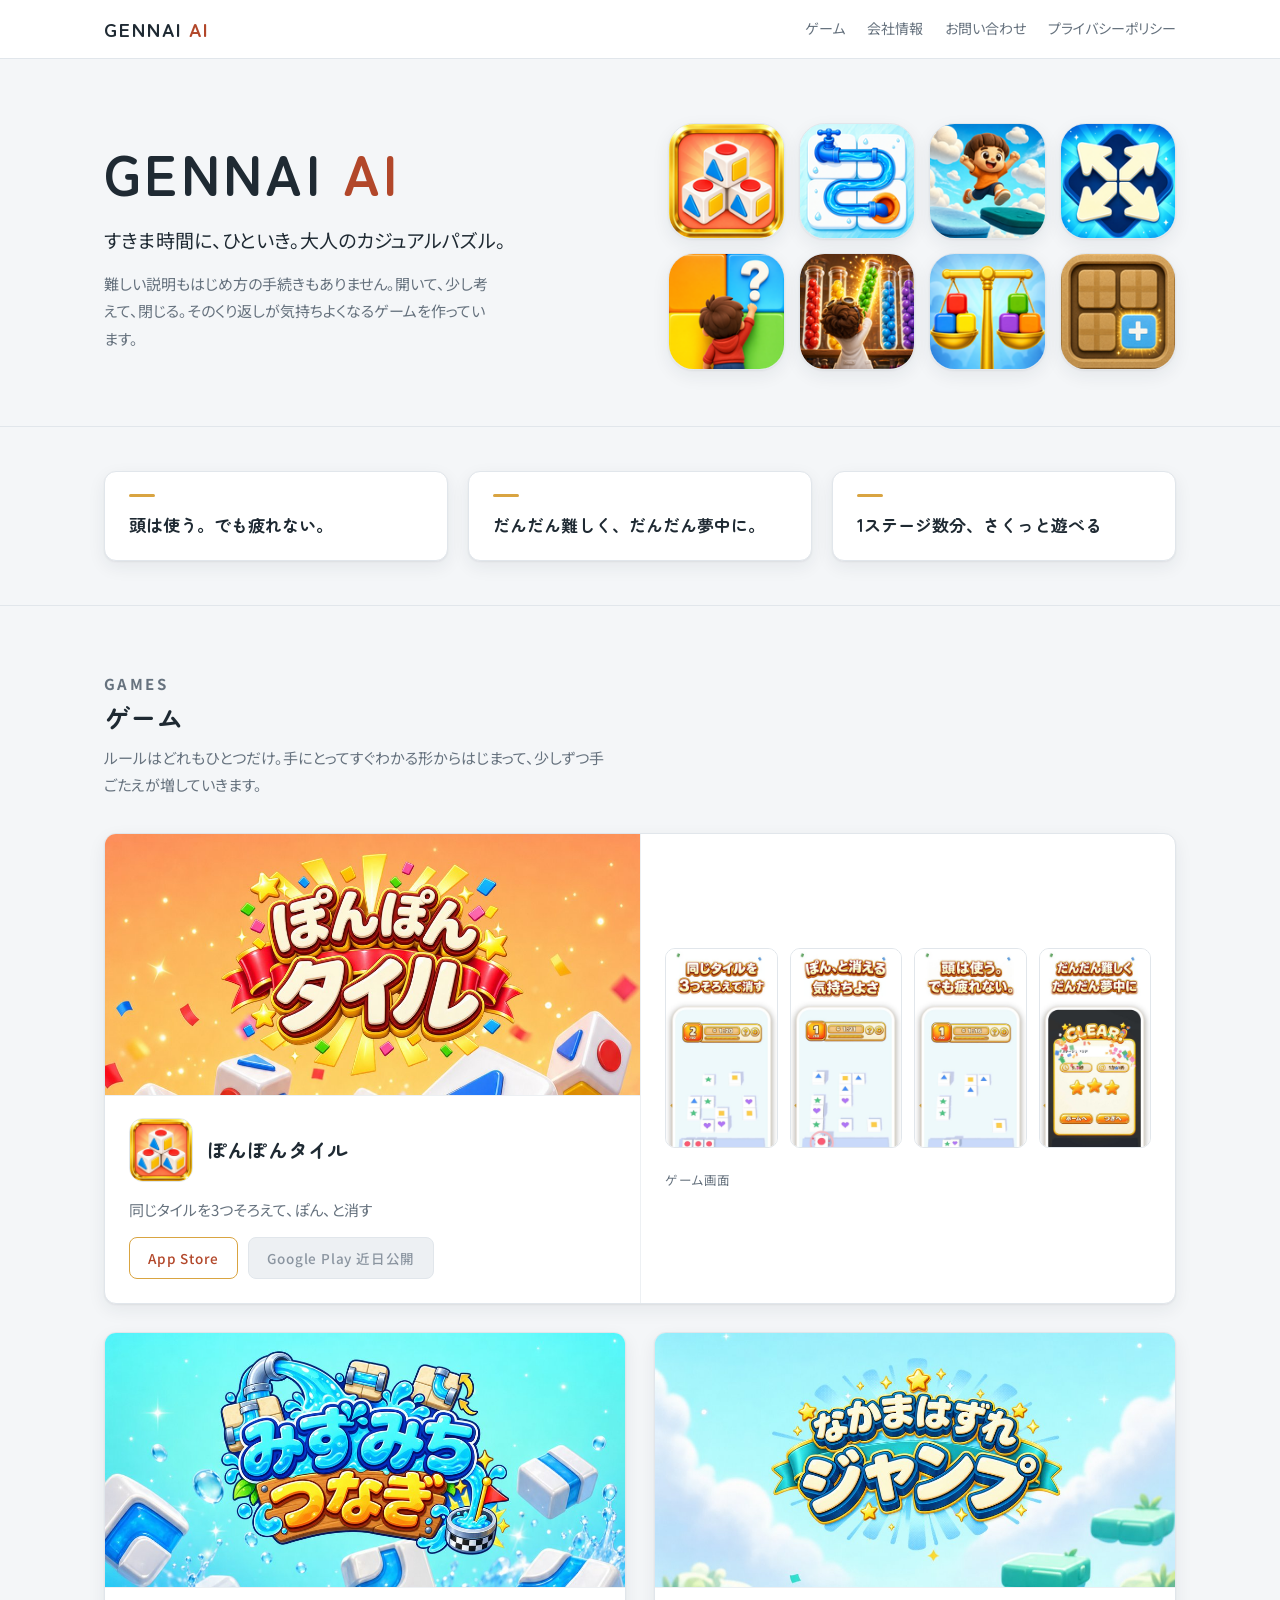
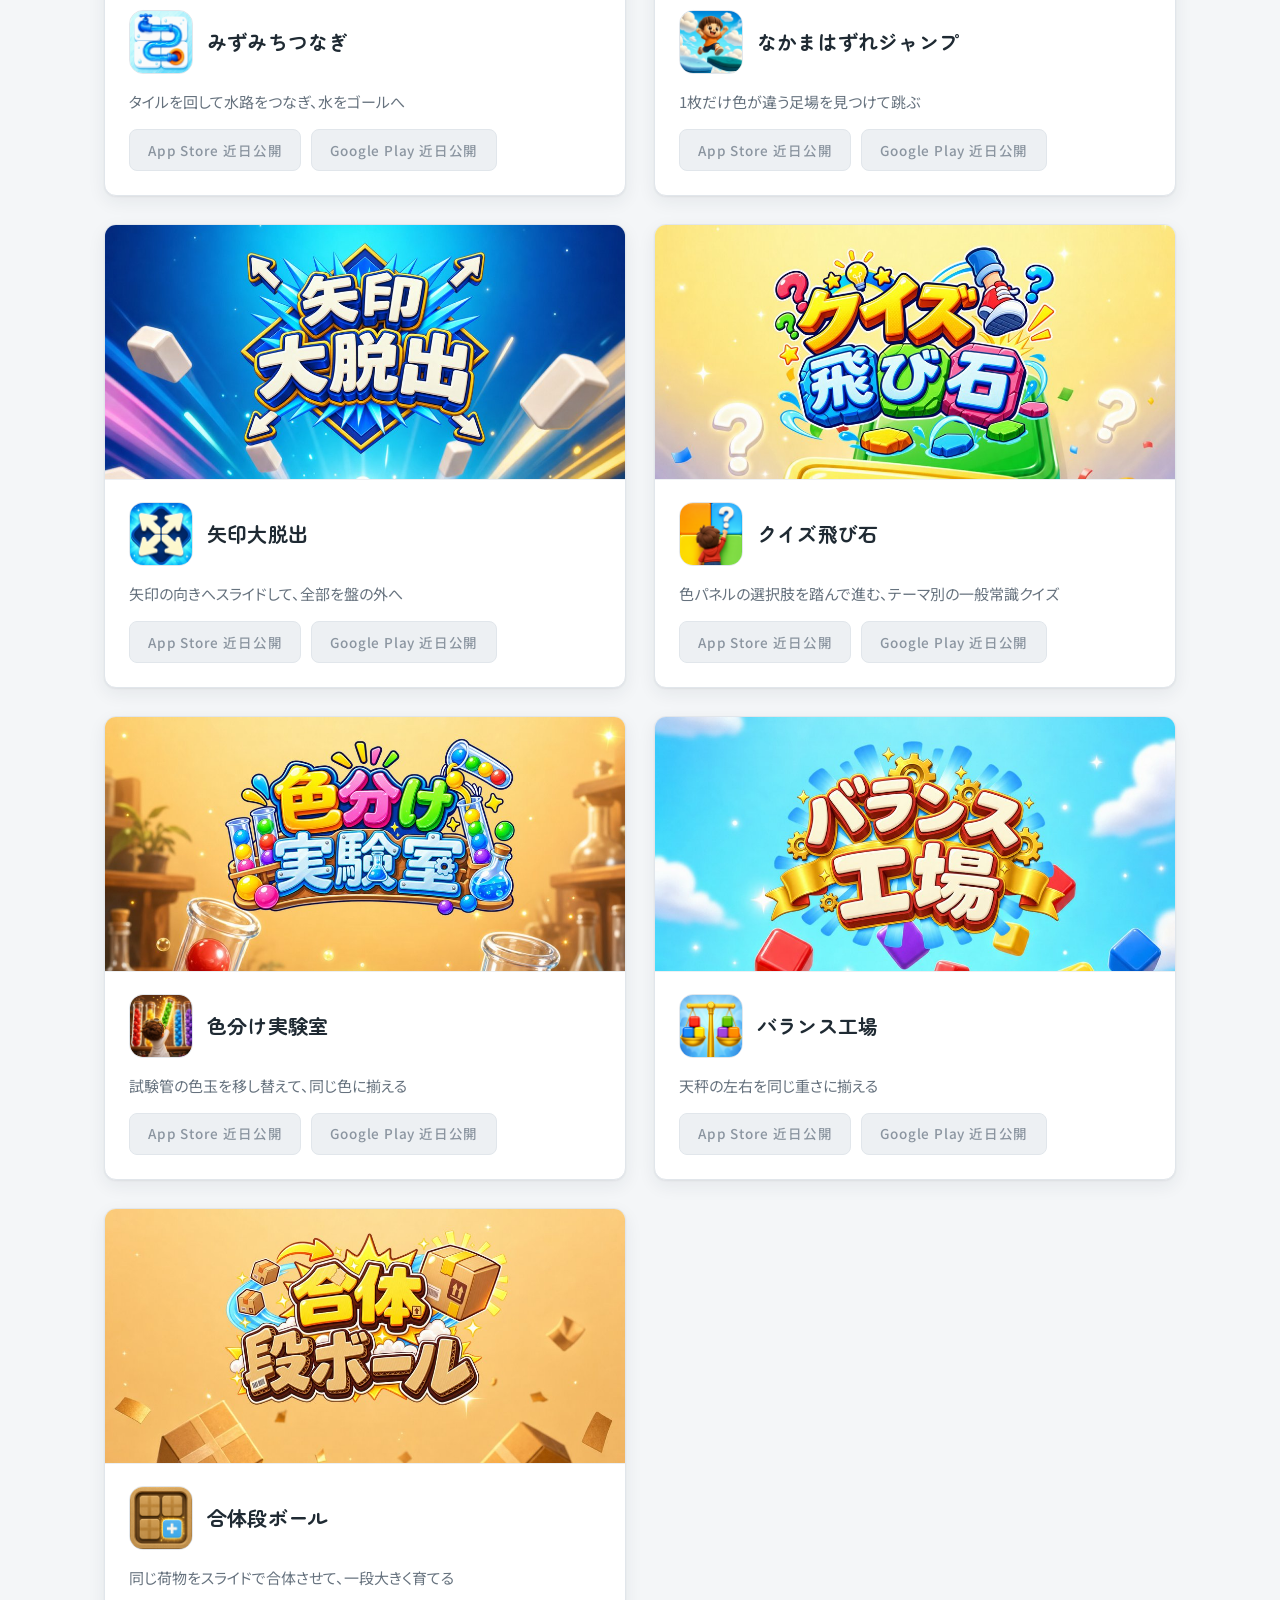
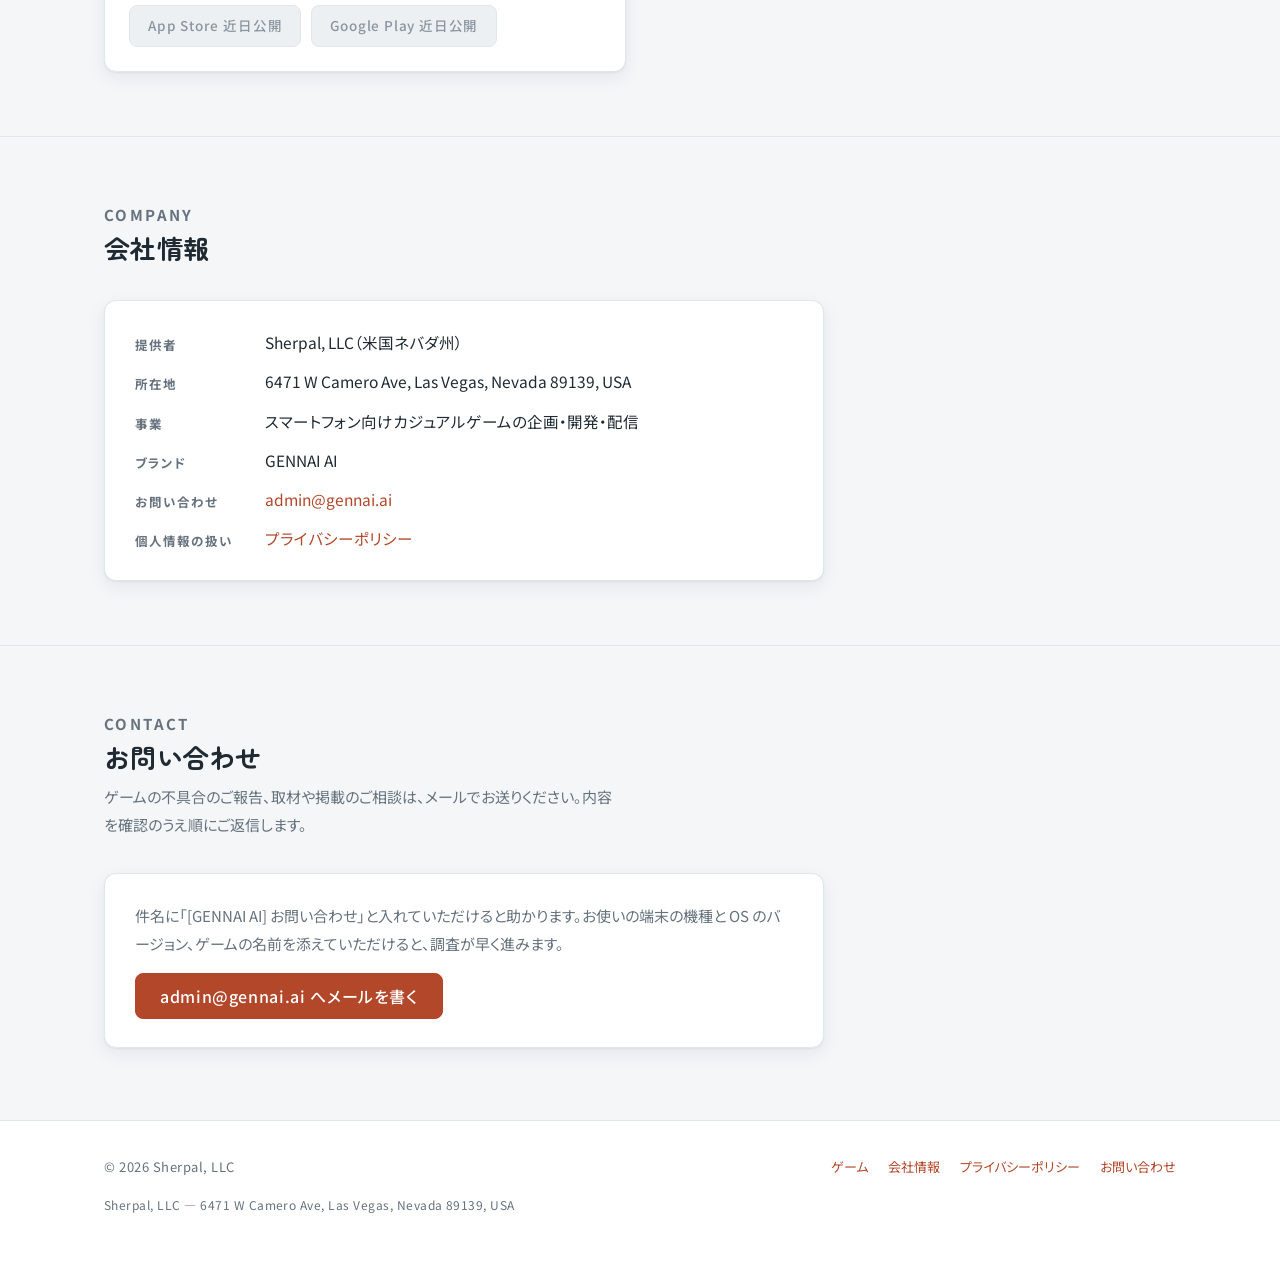
<file: index.html>
<!DOCTYPE html>
<html lang="ja">
<head>
<meta charset="utf-8">
<meta name="viewport" content="width=device-width, initial-scale=1">
<title>GENNAI AI</title>
<meta name="description" content="GENNAI AI は、すきま時間にひといきつける大人のカジュアルパズルを作っています。">
<meta property="og:type" content="website">
<meta property="og:site_name" content="GENNAI AI">
<meta property="og:title" content="GENNAI AI">
<meta property="og:description" content="すきま時間に、ひといき。大人のカジュアルパズルを 8 本。">
<meta property="og:image" content="assets/img/feature/ponpon-tile.jpg">
<meta name="twitter:card" content="summary_large_image">
<link rel="preconnect" href="https://fonts.googleapis.com">
<link rel="preconnect" href="https://fonts.gstatic.com" crossorigin>
<link href="https://fonts.googleapis.com/css2?family=Noto+Sans+JP:wght@400;500;700&family=Zen+Maru+Gothic:wght@700&display=swap" rel="stylesheet">
<link rel="stylesheet" href="assets/css/site.css">
</head>
<body>

<a class="skip-link" href="#games">本文へ移動</a>

<header class="site-head">
  <div class="inner">
    <a class="wordmark" href="index.html">GENNAI <em>AI</em></a>
    <nav>
      <a href="#games">ゲーム</a>
      <a href="#company">会社情報</a>
      <a href="#contact">お問い合わせ</a>
      <a href="privacy.html">プライバシーポリシー</a>
    </nav>
  </div>
</header>

<section class="hero">
  <div class="inner">
    <div>
      <h1 class="hero-mark">GENNAI <em>AI</em></h1>
      <p class="hero-lede">すきま時間に、ひといき。大人のカジュアルパズル。</p>
      <p class="hero-sub">難しい説明もはじめ方の手続きもありません。開いて、少し考えて、閉じる。そのくり返しが気持ちよくなるゲームを作っています。</p>
    </div>
    <div class="hero-grid">
      <img src="assets/img/icons/ponpon-tile-128.png" width="128" height="128" alt="ぽんぽんタイルのアイコン">
      <img src="assets/img/icons/mizumichi-tsunagi-128.png" width="128" height="128" alt="みずみちつなぎのアイコン">
      <img src="assets/img/icons/nakamahazure-jump-128.png" width="128" height="128" alt="なかまはずれジャンプのアイコン">
      <img src="assets/img/icons/yajirushi-daidasshutsu-128.png" width="128" height="128" alt="矢印大脱出のアイコン">
      <img src="assets/img/icons/quiz-tobiishi-128.png" width="128" height="128" alt="クイズ飛び石のアイコン">
      <img src="assets/img/icons/irowake-labo-128.png" width="128" height="128" alt="色分け実験室のアイコン">
      <img src="assets/img/icons/balance-koujou-128.png" width="128" height="128" alt="バランス工場のアイコン">
      <img src="assets/img/icons/gattai-danball-128.png" width="128" height="128" alt="合体段ボールのアイコン">
    </div>
  </div>
</section>

<section class="pitch">
  <div class="wrap">
    <ul>
      <li>頭は使う。でも疲れない。</li>
      <li>だんだん難しく、だんだん夢中に。</li>
      <li>1ステージ数分、さくっと遊べる</li>
    </ul>
  </div>
</section>

<section class="section" id="games">
  <div class="wrap">
    <div class="section-head">
      <p class="label">Games</p>
      <h2>ゲーム</h2>
      <p>ルールはどれもひとつだけ。手にとってすぐわかる形からはじまって、少しずつ手ごたえが増していきます。</p>
    </div>

    <div class="games">

      <article class="game game-wide" data-slug="ponpon-tile">
        <div class="wide-main">
          <img class="game-feature" src="assets/img/feature/ponpon-tile.jpg" width="1024" height="500" loading="lazy" alt="ぽんぽんタイルの紹介画像">
          <div class="game-body">
            <div class="game-id">
              <img src="assets/img/icons/ponpon-tile-256.png" width="256" height="256" loading="lazy" alt="ぽんぽんタイルのアイコン">
              <h3>ぽんぽんタイル</h3>
            </div>
            <p class="game-desc">同じタイルを3つそろえて、ぽん、と消す</p>
            <div class="stores">
              <span class="store-btn" data-store="ios" aria-disabled="true">App Store 近日公開</span>
              <span class="store-btn" data-store="android" aria-disabled="true">Google Play 近日公開</span>
            </div>
          </div>
        </div>
        <div class="wide-shots">
          <div class="shots">
            <img src="assets/img/shots/ponpon-tile/gp_1.jpg" width="540" height="960" loading="lazy" alt="ぽんぽんタイルの画面 1">
            <img src="assets/img/shots/ponpon-tile/gp_2.jpg" width="540" height="960" loading="lazy" alt="ぽんぽんタイルの画面 2">
            <img src="assets/img/shots/ponpon-tile/gp_3.jpg" width="540" height="960" loading="lazy" alt="ぽんぽんタイルの画面 3">
            <img src="assets/img/shots/ponpon-tile/gp_4.jpg" width="540" height="960" loading="lazy" alt="ぽんぽんタイルの画面 4">
          </div>
          <p class="shots-note">ゲーム画面</p>
        </div>
      </article>

      <article class="game" data-slug="mizumichi-tsunagi">
        <img class="game-feature" src="assets/img/feature/mizumichi-tsunagi.jpg" width="1024" height="500" loading="lazy" alt="みずみちつなぎの紹介画像">
        <div class="game-body">
          <div class="game-id">
            <img src="assets/img/icons/mizumichi-tsunagi-256.png" width="256" height="256" loading="lazy" alt="みずみちつなぎのアイコン">
            <h3>みずみちつなぎ</h3>
          </div>
          <p class="game-desc">タイルを回して水路をつなぎ、水をゴールへ</p>
          <div class="stores">
            <span class="store-btn" data-store="ios" aria-disabled="true">App Store 近日公開</span>
            <span class="store-btn" data-store="android" aria-disabled="true">Google Play 近日公開</span>
          </div>
        </div>
      </article>

      <article class="game" data-slug="nakamahazure-jump">
        <img class="game-feature" src="assets/img/feature/nakamahazure-jump.jpg" width="1024" height="500" loading="lazy" alt="なかまはずれジャンプの紹介画像">
        <div class="game-body">
          <div class="game-id">
            <img src="assets/img/icons/nakamahazure-jump-256.png" width="256" height="256" loading="lazy" alt="なかまはずれジャンプのアイコン">
            <h3>なかまはずれジャンプ</h3>
          </div>
          <p class="game-desc">1枚だけ色が違う足場を見つけて跳ぶ</p>
          <div class="stores">
            <span class="store-btn" data-store="ios" aria-disabled="true">App Store 近日公開</span>
            <span class="store-btn" data-store="android" aria-disabled="true">Google Play 近日公開</span>
          </div>
        </div>
      </article>

      <article class="game" data-slug="yajirushi-daidasshutsu">
        <img class="game-feature" src="assets/img/feature/yajirushi-daidasshutsu.jpg" width="1024" height="500" loading="lazy" alt="矢印大脱出の紹介画像">
        <div class="game-body">
          <div class="game-id">
            <img src="assets/img/icons/yajirushi-daidasshutsu-256.png" width="256" height="256" loading="lazy" alt="矢印大脱出のアイコン">
            <h3>矢印大脱出</h3>
          </div>
          <p class="game-desc">矢印の向きへスライドして、全部を盤の外へ</p>
          <div class="stores">
            <span class="store-btn" data-store="ios" aria-disabled="true">App Store 近日公開</span>
            <span class="store-btn" data-store="android" aria-disabled="true">Google Play 近日公開</span>
          </div>
        </div>
      </article>

      <article class="game" data-slug="quiz-tobiishi">
        <img class="game-feature" src="assets/img/feature/quiz-tobiishi.jpg" width="1024" height="500" loading="lazy" alt="クイズ飛び石の紹介画像">
        <div class="game-body">
          <div class="game-id">
            <img src="assets/img/icons/quiz-tobiishi-256.png" width="256" height="256" loading="lazy" alt="クイズ飛び石のアイコン">
            <h3>クイズ飛び石</h3>
          </div>
          <p class="game-desc">色パネルの選択肢を踏んで進む、テーマ別の一般常識クイズ</p>
          <div class="stores">
            <span class="store-btn" data-store="ios" aria-disabled="true">App Store 近日公開</span>
            <span class="store-btn" data-store="android" aria-disabled="true">Google Play 近日公開</span>
          </div>
        </div>
      </article>

      <article class="game" data-slug="irowake-labo">
        <img class="game-feature" src="assets/img/feature/irowake-labo.jpg" width="1024" height="500" loading="lazy" alt="色分け実験室の紹介画像">
        <div class="game-body">
          <div class="game-id">
            <img src="assets/img/icons/irowake-labo-256.png" width="256" height="256" loading="lazy" alt="色分け実験室のアイコン">
            <h3>色分け実験室</h3>
          </div>
          <p class="game-desc">試験管の色玉を移し替えて、同じ色に揃える</p>
          <div class="stores">
            <span class="store-btn" data-store="ios" aria-disabled="true">App Store 近日公開</span>
            <span class="store-btn" data-store="android" aria-disabled="true">Google Play 近日公開</span>
          </div>
        </div>
      </article>

      <article class="game" data-slug="balance-koujou">
        <img class="game-feature" src="assets/img/feature/balance-koujou.jpg" width="1024" height="500" loading="lazy" alt="バランス工場の紹介画像">
        <div class="game-body">
          <div class="game-id">
            <img src="assets/img/icons/balance-koujou-256.png" width="256" height="256" loading="lazy" alt="バランス工場のアイコン">
            <h3>バランス工場</h3>
          </div>
          <p class="game-desc">天秤の左右を同じ重さに揃える</p>
          <div class="stores">
            <span class="store-btn" data-store="ios" aria-disabled="true">App Store 近日公開</span>
            <span class="store-btn" data-store="android" aria-disabled="true">Google Play 近日公開</span>
          </div>
        </div>
      </article>

      <article class="game" data-slug="gattai-danball">
        <img class="game-feature" src="assets/img/feature/gattai-danball.jpg" width="1024" height="500" loading="lazy" alt="合体段ボールの紹介画像">
        <div class="game-body">
          <div class="game-id">
            <img src="assets/img/icons/gattai-danball-256.png" width="256" height="256" loading="lazy" alt="合体段ボールのアイコン">
            <h3>合体段ボール</h3>
          </div>
          <p class="game-desc">同じ荷物をスライドで合体させて、一段大きく育てる</p>
          <div class="stores">
            <span class="store-btn" data-store="ios" aria-disabled="true">App Store 近日公開</span>
            <span class="store-btn" data-store="android" aria-disabled="true">Google Play 近日公開</span>
          </div>
        </div>
      </article>

    </div>
  </div>
</section>

<section class="section" id="company">
  <div class="wrap">
    <div class="section-head">
      <p class="label">Company</p>
      <h2>会社情報</h2>
    </div>
    <div class="company">
      <dl>
        <dt>提供者</dt>
        <dd>Sherpal, LLC（米国ネバダ州）</dd>
        <dt>所在地</dt>
        <dd>6471 W Camero Ave, Las Vegas, Nevada 89139, USA</dd>
        <dt>事業</dt>
        <dd>スマートフォン向けカジュアルゲームの企画・開発・配信</dd>
        <dt>ブランド</dt>
        <dd>GENNAI AI</dd>
        <dt>お問い合わせ</dt>
        <dd><a href="mailto:admin@gennai.ai?subject=%5BGENNAI%20AI%5D%20%E3%81%8A%E5%95%8F%E3%81%84%E5%90%88%E3%82%8F%E3%81%9B">admin@gennai.ai</a></dd>
        <dt>個人情報の扱い</dt>
        <dd><a href="privacy.html">プライバシーポリシー</a></dd>
      </dl>
    </div>
  </div>
</section>

<section class="section" id="contact">
  <div class="wrap">
    <div class="section-head">
      <p class="label">Contact</p>
      <h2>お問い合わせ</h2>
      <p>ゲームの不具合のご報告、取材や掲載のご相談は、メールでお送りください。内容を確認のうえ順にご返信します。</p>
    </div>
    <div class="contact-box">
      <p>件名に「[GENNAI AI] お問い合わせ」と入れていただけると助かります。お使いの端末の機種と OS のバージョン、ゲームの名前を添えていただけると、調査が早く進みます。</p>
      <a class="mail-btn" href="mailto:admin@gennai.ai?subject=%5BGENNAI%20AI%5D%20%E3%81%8A%E5%95%8F%E3%81%84%E5%90%88%E3%82%8F%E3%81%9B">admin@gennai.ai へメールを書く</a>
    </div>
  </div>
</section>

<footer class="site-foot">
  <div class="inner">
    <span class="foot-copy">© 2026 Sherpal, LLC</span>
    <span class="foot-links">
      <a href="#games">ゲーム</a>
      <a href="#company">会社情報</a>
      <a href="privacy.html">プライバシーポリシー</a>
      <a href="mailto:admin@gennai.ai?subject=%5BGENNAI%20AI%5D%20%E3%81%8A%E5%95%8F%E3%81%84%E5%90%88%E3%82%8F%E3%81%9B">お問い合わせ</a>
    </span>
  </div>
  <p class="foot-en">Sherpal, LLC — 6471 W Camero Ave, Las Vegas, Nevada 89139, USA</p>
</footer>

<script src="assets/js/games.js"></script>
</body>
</html>
</file>
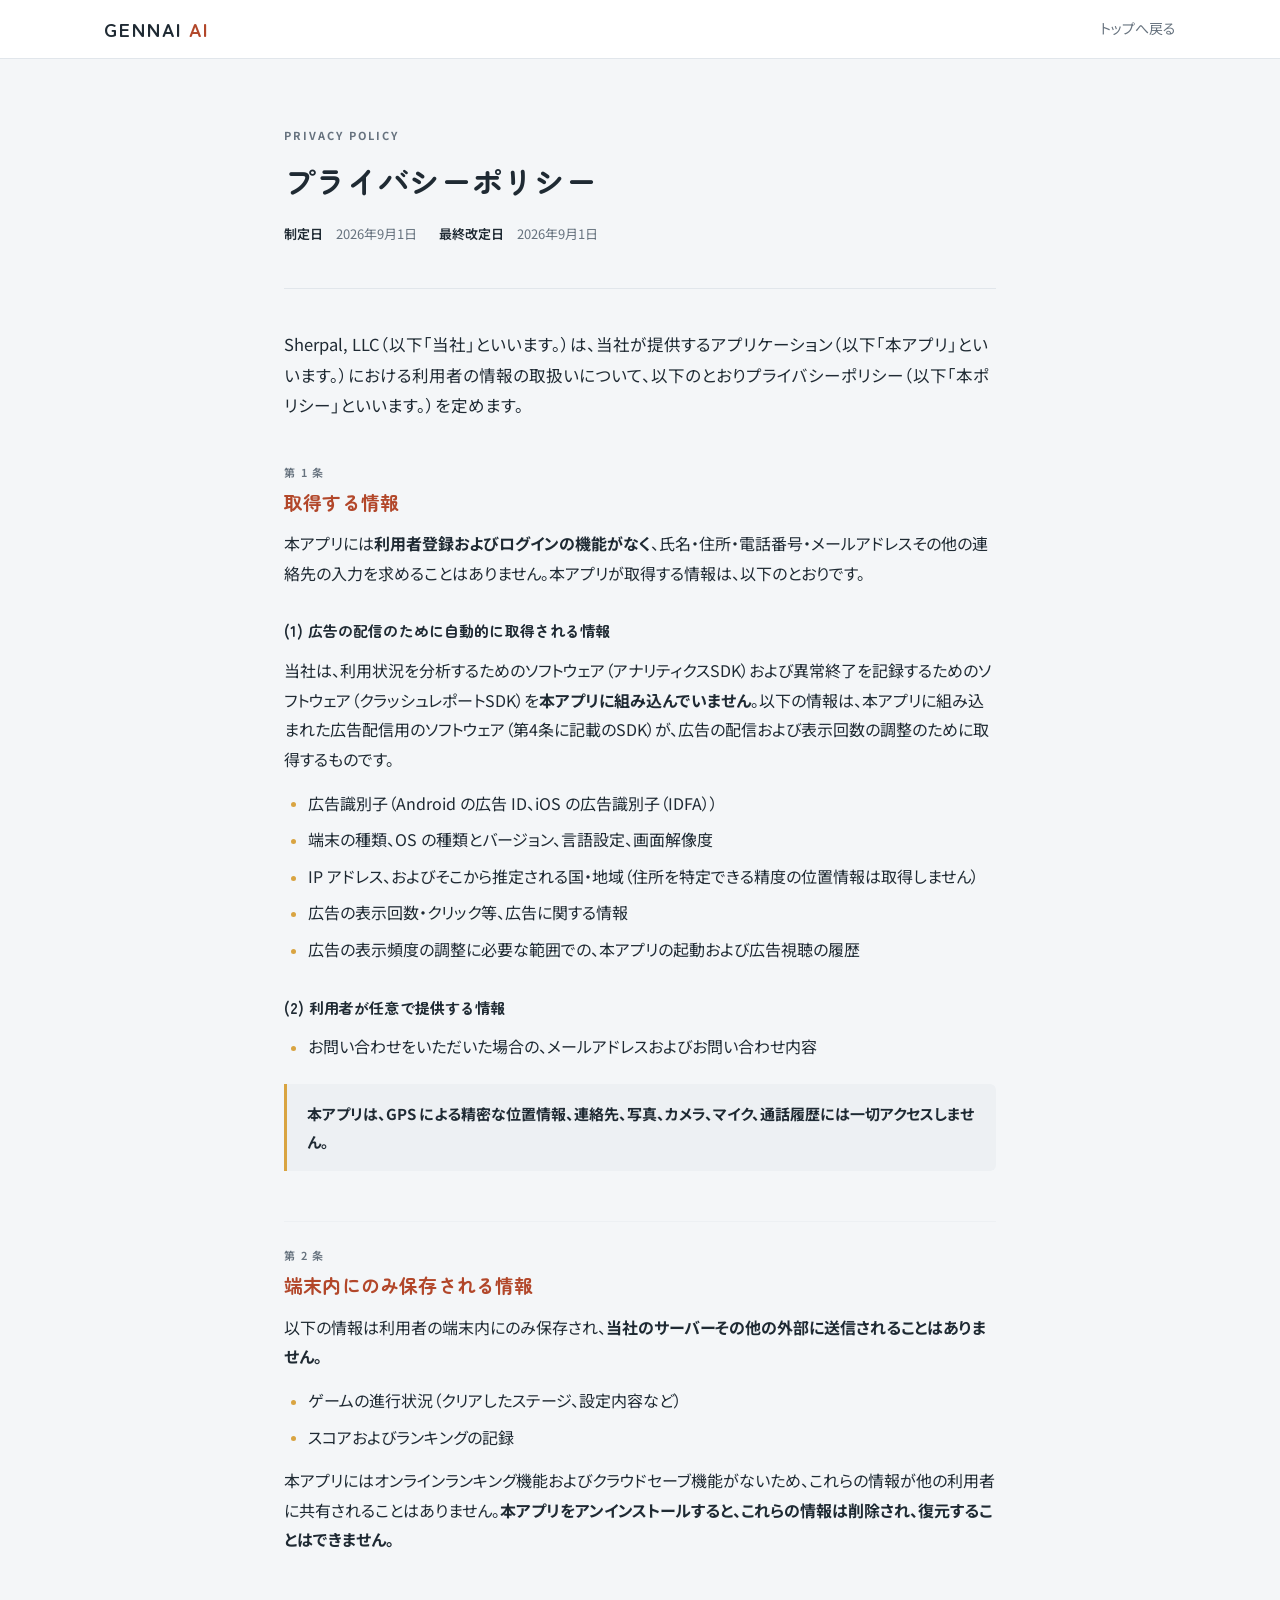
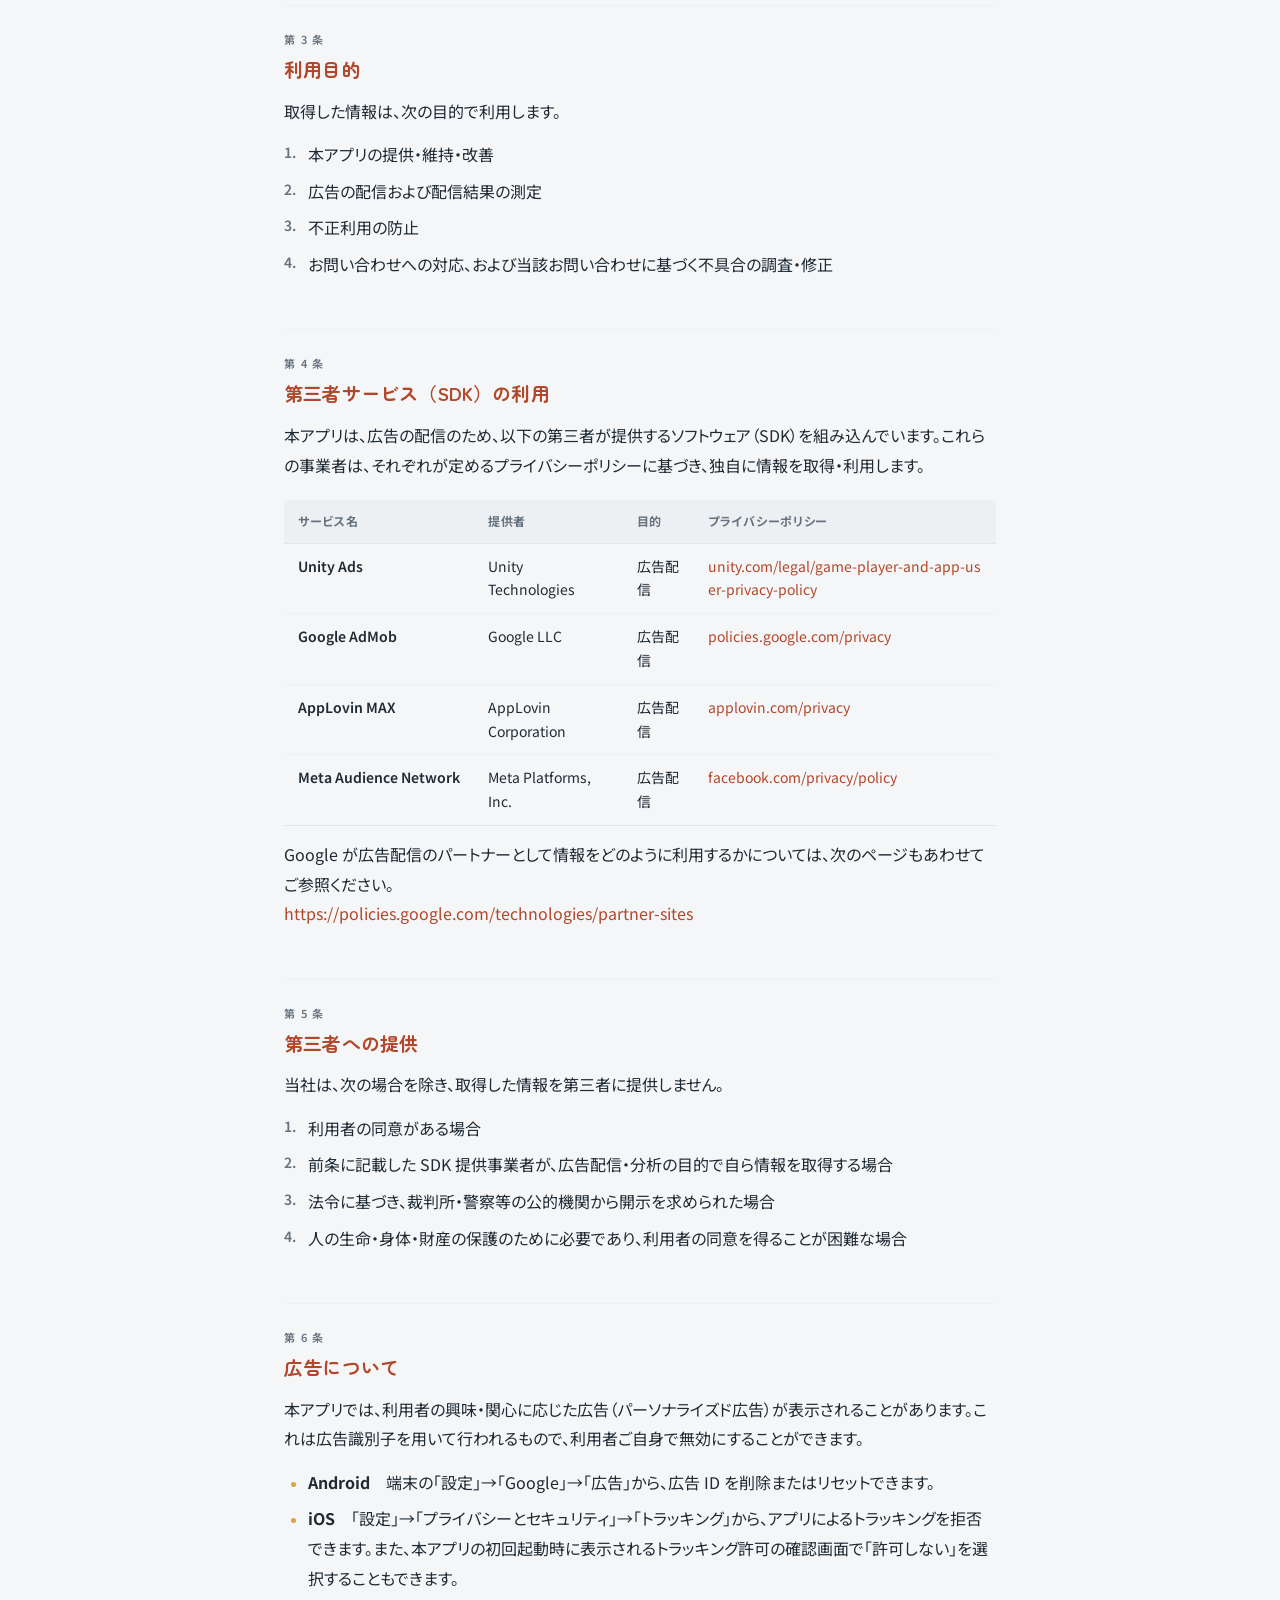
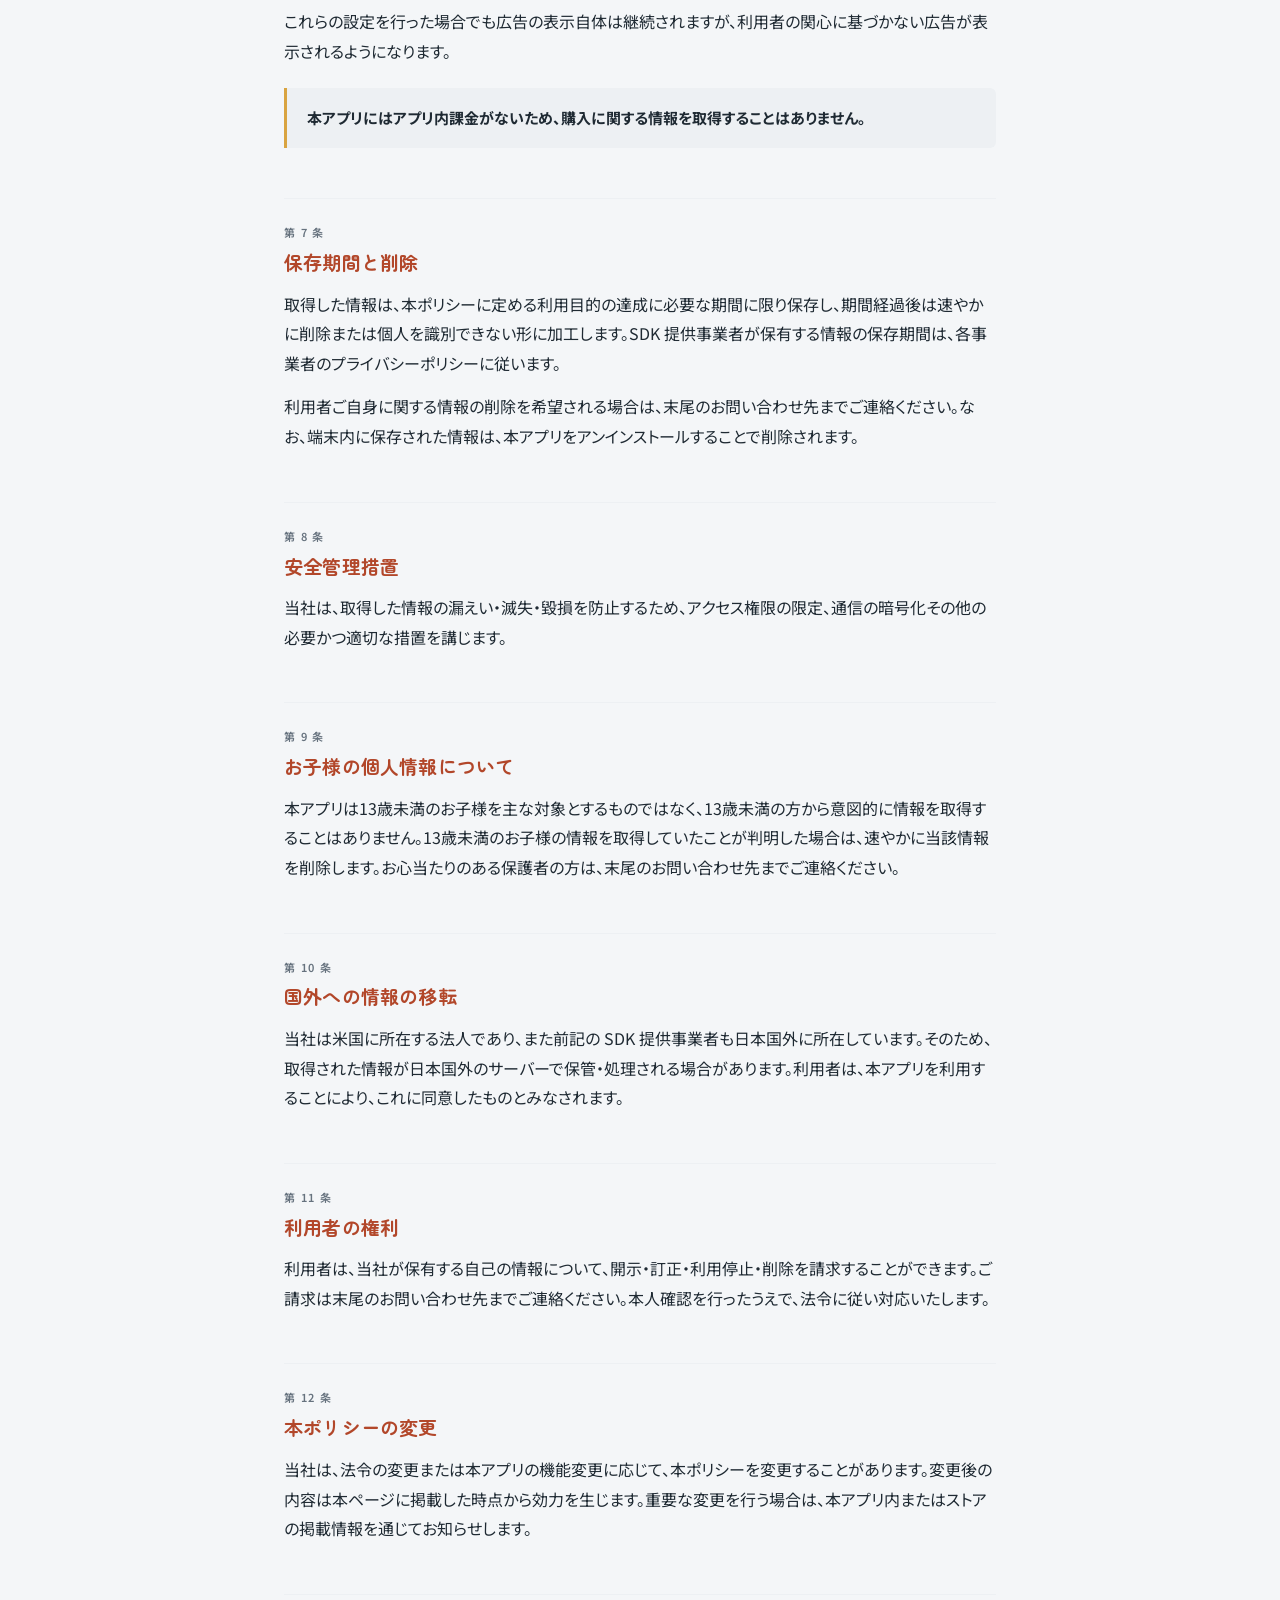
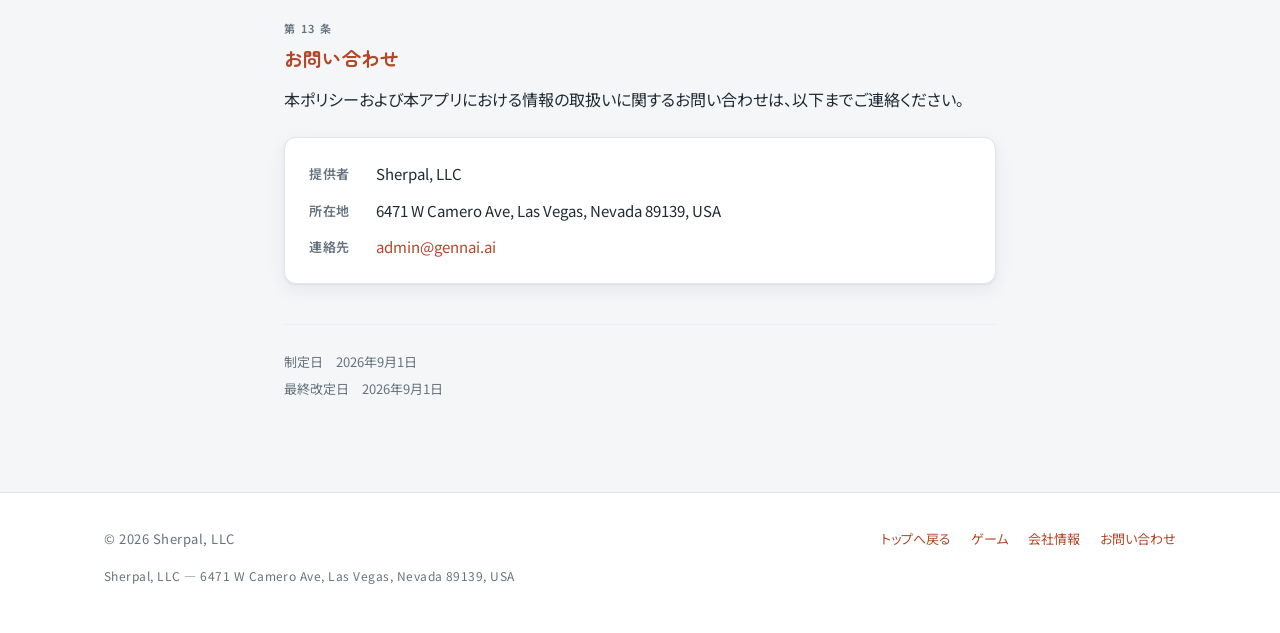
<file: privacy.html>
<!DOCTYPE html>
<html lang="ja">
<head>
<meta charset="utf-8">
<meta name="viewport" content="width=device-width, initial-scale=1">
<title>プライバシーポリシー | GENNAI AI</title>
<meta name="description" content="Sherpal, LLC が提供するアプリケーションにおける利用者の情報の取扱いについて定めたプライバシーポリシーです。">
<meta property="og:type" content="article">
<meta property="og:site_name" content="GENNAI AI">
<meta property="og:title" content="プライバシーポリシー | GENNAI AI">
<meta property="og:description" content="Sherpal, LLC が提供するアプリケーションにおける利用者の情報の取扱いについて定めたプライバシーポリシーです。">
<meta property="og:image" content="assets/img/feature/ponpon-tile.jpg">
<link rel="preconnect" href="https://fonts.googleapis.com">
<link rel="preconnect" href="https://fonts.gstatic.com" crossorigin>
<link href="https://fonts.googleapis.com/css2?family=Noto+Sans+JP:wght@400;500;700&family=Zen+Maru+Gothic:wght@700&display=swap" rel="stylesheet">
<link rel="stylesheet" href="assets/css/site.css">
</head>
<body>

<header class="site-head">
  <div class="inner">
    <a class="wordmark" href="index.html">GENNAI <em>AI</em></a>
    <nav>
      <a href="index.html">トップへ戻る</a>
    </nav>
  </div>
</header>

<main class="doc">

  <div class="doc-head">
    <p class="eyebrow">Privacy Policy</p>
    <h1>プライバシーポリシー</h1>
    <p class="dateline">
      <span><b>制定日</b>　2026年9月1日</span>
      <span><b>最終改定日</b>　2026年9月1日</span>
    </p>
  </div>

  <p class="lede">Sherpal, LLC（以下「当社」といいます。）は、当社が提供するアプリケーション（以下「本アプリ」といいます。）における利用者の情報の取扱いについて、以下のとおりプライバシーポリシー（以下「本ポリシー」といいます。）を定めます。</p>

  <h2><span class="num">第 1 条</span>取得する情報</h2>
  <p>本アプリには<strong>利用者登録およびログインの機能がなく</strong>、氏名・住所・電話番号・メールアドレスその他の連絡先の入力を求めることはありません。本アプリが取得する情報は、以下のとおりです。</p>

  <h3>(1) 広告の配信のために自動的に取得される情報</h3>
  <p>当社は、利用状況を分析するためのソフトウェア（アナリティクスSDK）および異常終了を記録するためのソフトウェア（クラッシュレポートSDK）を<strong>本アプリに組み込んでいません</strong>。以下の情報は、本アプリに組み込まれた広告配信用のソフトウェア（第4条に記載のSDK）が、広告の配信および表示回数の調整のために取得するものです。</p>
  <ul>
    <li>広告識別子（Android の広告 ID、iOS の広告識別子（IDFA））</li>
    <li>端末の種類、OS の種類とバージョン、言語設定、画面解像度</li>
    <li>IP アドレス、およびそこから推定される国・地域（住所を特定できる精度の位置情報は取得しません）</li>
    <li>広告の表示回数・クリック等、広告に関する情報</li>
    <li>広告の表示頻度の調整に必要な範囲での、本アプリの起動および広告視聴の履歴</li>
  </ul>

  <h3>(2) 利用者が任意で提供する情報</h3>
  <ul>
    <li>お問い合わせをいただいた場合の、メールアドレスおよびお問い合わせ内容</li>
  </ul>

  <div class="note"><strong>本アプリは、GPS による精密な位置情報、連絡先、写真、カメラ、マイク、通話履歴には一切アクセスしません。</strong></div>

  <h2><span class="num">第 2 条</span>端末内にのみ保存される情報</h2>
  <p>以下の情報は利用者の端末内にのみ保存され、<strong>当社のサーバーその他の外部に送信されることはありません。</strong></p>
  <ul>
    <li>ゲームの進行状況（クリアしたステージ、設定内容など）</li>
    <li>スコアおよびランキングの記録</li>
  </ul>
  <p>本アプリにはオンラインランキング機能およびクラウドセーブ機能がないため、これらの情報が他の利用者に共有されることはありません。<strong>本アプリをアンインストールすると、これらの情報は削除され、復元することはできません。</strong></p>

  <h2><span class="num">第 3 条</span>利用目的</h2>
  <p>取得した情報は、次の目的で利用します。</p>
  <ol>
    <li>本アプリの提供・維持・改善</li>
    <li>広告の配信および配信結果の測定</li>
    <li>不正利用の防止</li>
    <li>お問い合わせへの対応、および当該お問い合わせに基づく不具合の調査・修正</li>
  </ol>

  <h2><span class="num">第 4 条</span>第三者サービス（SDK）の利用</h2>
  <p>本アプリは、広告の配信のため、以下の第三者が提供するソフトウェア（SDK）を組み込んでいます。これらの事業者は、それぞれが定めるプライバシーポリシーに基づき、独自に情報を取得・利用します。</p>
  <div class="table-wrap">
    <table>
      <thead>
        <tr><th>サービス名</th><th>提供者</th><th>目的</th><th>プライバシーポリシー</th></tr>
      </thead>
      <tbody>
        <tr>
          <td class="svc">Unity Ads</td><td>Unity Technologies</td><td>広告配信</td>
          <td><a href="https://unity.com/legal/game-player-and-app-user-privacy-policy" target="_blank" rel="noopener">unity.com/legal/game-player-and-app-user-privacy-policy</a></td>
        </tr>
        <tr>
          <td class="svc">Google AdMob</td><td>Google LLC</td><td>広告配信</td>
          <td><a href="https://policies.google.com/privacy" target="_blank" rel="noopener">policies.google.com/privacy</a></td>
        </tr>
        <tr>
          <td class="svc">AppLovin MAX</td><td>AppLovin Corporation</td><td>広告配信</td>
          <td><a href="https://www.applovin.com/privacy/" target="_blank" rel="noopener">applovin.com/privacy</a></td>
        </tr>
        <tr>
          <td class="svc">Meta Audience Network</td><td>Meta Platforms, Inc.</td><td>広告配信</td>
          <td><a href="https://www.facebook.com/privacy/policy/" target="_blank" rel="noopener">facebook.com/privacy/policy</a></td>
        </tr>
      </tbody>
    </table>
  </div>
  <p>Google が広告配信のパートナーとして情報をどのように利用するかについては、次のページもあわせてご参照ください。<br>
  <a href="https://policies.google.com/technologies/partner-sites" target="_blank" rel="noopener">https://policies.google.com/technologies/partner-sites</a></p>

  <h2><span class="num">第 5 条</span>第三者への提供</h2>
  <p>当社は、次の場合を除き、取得した情報を第三者に提供しません。</p>
  <ol>
    <li>利用者の同意がある場合</li>
    <li>前条に記載した SDK 提供事業者が、広告配信・分析の目的で自ら情報を取得する場合</li>
    <li>法令に基づき、裁判所・警察等の公的機関から開示を求められた場合</li>
    <li>人の生命・身体・財産の保護のために必要であり、利用者の同意を得ることが困難な場合</li>
  </ol>

  <h2><span class="num">第 6 条</span>広告について</h2>
  <p>本アプリでは、利用者の興味・関心に応じた広告（パーソナライズド広告）が表示されることがあります。これは広告識別子を用いて行われるもので、利用者ご自身で無効にすることができます。</p>
  <ul>
    <li><strong>Android</strong>　端末の「設定」→「Google」→「広告」から、広告 ID を削除またはリセットできます。</li>
    <li><strong>iOS</strong>　「設定」→「プライバシーとセキュリティ」→「トラッキング」から、アプリによるトラッキングを拒否できます。また、本アプリの初回起動時に表示されるトラッキング許可の確認画面で「許可しない」を選択することもできます。</li>
  </ul>
  <p>これらの設定を行った場合でも広告の表示自体は継続されますが、利用者の関心に基づかない広告が表示されるようになります。</p>
  <div class="note"><strong>本アプリにはアプリ内課金がないため、購入に関する情報を取得することはありません。</strong></div>

  <h2><span class="num">第 7 条</span>保存期間と削除</h2>
  <p>取得した情報は、本ポリシーに定める利用目的の達成に必要な期間に限り保存し、期間経過後は速やかに削除または個人を識別できない形に加工します。SDK 提供事業者が保有する情報の保存期間は、各事業者のプライバシーポリシーに従います。</p>
  <p>利用者ご自身に関する情報の削除を希望される場合は、末尾のお問い合わせ先までご連絡ください。なお、端末内に保存された情報は、本アプリをアンインストールすることで削除されます。</p>

  <h2><span class="num">第 8 条</span>安全管理措置</h2>
  <p>当社は、取得した情報の漏えい・滅失・毀損を防止するため、アクセス権限の限定、通信の暗号化その他の必要かつ適切な措置を講じます。</p>

  <h2><span class="num">第 9 条</span>お子様の個人情報について</h2>
  <p>本アプリは13歳未満のお子様を主な対象とするものではなく、13歳未満の方から意図的に情報を取得することはありません。13歳未満のお子様の情報を取得していたことが判明した場合は、速やかに当該情報を削除します。お心当たりのある保護者の方は、末尾のお問い合わせ先までご連絡ください。</p>

  <h2><span class="num">第 10 条</span>国外への情報の移転</h2>
  <p>当社は米国に所在する法人であり、また前記の SDK 提供事業者も日本国外に所在しています。そのため、取得された情報が日本国外のサーバーで保管・処理される場合があります。利用者は、本アプリを利用することにより、これに同意したものとみなされます。</p>

  <h2><span class="num">第 11 条</span>利用者の権利</h2>
  <p>利用者は、当社が保有する自己の情報について、開示・訂正・利用停止・削除を請求することができます。ご請求は末尾のお問い合わせ先までご連絡ください。本人確認を行ったうえで、法令に従い対応いたします。</p>

  <h2><span class="num">第 12 条</span>本ポリシーの変更</h2>
  <p>当社は、法令の変更または本アプリの機能変更に応じて、本ポリシーを変更することがあります。変更後の内容は本ページに掲載した時点から効力を生じます。重要な変更を行う場合は、本アプリ内またはストアの掲載情報を通じてお知らせします。</p>

  <h2><span class="num">第 13 条</span>お問い合わせ</h2>
  <p>本ポリシーおよび本アプリにおける情報の取扱いに関するお問い合わせは、以下までご連絡ください。</p>
  <div class="contact">
    <dl>
      <dt>提供者</dt><dd>Sherpal, LLC</dd>
      <dt>所在地</dt><dd>6471 W Camero Ave, Las Vegas, Nevada 89139, USA</dd>
      <dt>連絡先</dt><dd><a href="mailto:admin@gennai.ai">admin@gennai.ai</a></dd>
    </dl>
  </div>

  <div class="revised">
    <div>制定日　2026年9月1日</div>
    <div>最終改定日　2026年9月1日</div>
  </div>

</main>

<footer class="site-foot">
  <div class="inner">
    <span class="foot-copy">© 2026 Sherpal, LLC</span>
    <span class="foot-links">
      <a href="index.html">トップへ戻る</a>
      <a href="index.html#games">ゲーム</a>
      <a href="index.html#company">会社情報</a>
      <a href="mailto:admin@gennai.ai?subject=%5BGENNAI%20AI%5D%20%E3%81%8A%E5%95%8F%E3%81%84%E5%90%88%E3%82%8F%E3%81%9B">お問い合わせ</a>
    </span>
  </div>
  <p class="foot-en">Sherpal, LLC — 6471 W Camero Ave, Las Vegas, Nevada 89139, USA</p>
</footer>

</body>
</html>
</file>
<file: assets/css/site.css>
/* GENNAI AI — サイト共通スタイル */

/* ---------- トークン（ライトを完全定義） ---------- */
:root{
  --ground:#F4F6F8;
  --surface:#FFFFFF;
  --ink:#1F2A33;
  --muted:#66727E;
  --accent:#B2472A;
  --accent2:#D9A441;
  --line:#E1E6EB;
  --line-soft:#EDF0F3;
  --shadow:0 1px 2px rgba(31,42,51,.06), 0 6px 18px rgba(31,42,51,.07);
  --shadow-lift:0 2px 4px rgba(31,42,51,.07), 0 12px 26px rgba(31,42,51,.10);
  --disabled-bg:#EDF0F3;
  --disabled-ink:#8B95A0;
  --shot-bg:#E7EBEF;
  --on-accent:#FFFFFF;

  --font-display:"Zen Maru Gothic","Hiragino Sans","Hiragino Kaku Gothic ProN","Yu Gothic",Meiryo,sans-serif;
  --font-body:"Noto Sans JP","Hiragino Sans","Hiragino Kaku Gothic ProN","Yu Gothic",Meiryo,sans-serif;

  --wrap:1120px;
  --read:34em;
  --radius:12px;
  color-scheme:light;
}

@media (prefers-color-scheme: dark){
  :root:not([data-theme="light"]){
    --ground:#12171C;
    --surface:#1B222A;
    --ink:#ECEFF2;
    --muted:#98A3AE;
    --accent:#E0704F;
    --accent2:#E2B45A;
    --line:#2C353F;
    --line-soft:#232B34;
    --shadow:0 1px 2px rgba(0,0,0,.35), 0 6px 18px rgba(0,0,0,.30);
    --shadow-lift:0 2px 4px rgba(0,0,0,.40), 0 12px 26px rgba(0,0,0,.36);
    --disabled-bg:#232B34;
    --disabled-ink:#7E8994;
    --shot-bg:#232B34;
    --on-accent:#12171C;
    color-scheme:dark;
  }
}

:root[data-theme="dark"]{
  --ground:#12171C;
  --surface:#1B222A;
  --ink:#ECEFF2;
  --muted:#98A3AE;
  --accent:#E0704F;
  --accent2:#E2B45A;
  --line:#2C353F;
  --line-soft:#232B34;
  --shadow:0 1px 2px rgba(0,0,0,.35), 0 6px 18px rgba(0,0,0,.30);
  --shadow-lift:0 2px 4px rgba(0,0,0,.40), 0 12px 26px rgba(0,0,0,.36);
  --disabled-bg:#232B34;
  --disabled-ink:#7E8994;
  --shot-bg:#232B34;
  --on-accent:#12171C;
  color-scheme:dark;
}

/* ---------- 土台 ---------- */
*{box-sizing:border-box;}
html{-webkit-text-size-adjust:100%; scroll-behavior:smooth;}
body{
  margin:0;
  background:var(--ground);
  color:var(--ink);
  font-family:var(--font-body);
  font-size:16px;
  font-weight:400;
  line-height:1.85;
  font-feature-settings:"palt" 1;
  -webkit-font-smoothing:antialiased;
}
img{max-width:100%; height:auto; display:block;}
a{color:var(--accent); text-decoration:none;}
a:hover{text-decoration:underline;}
a:focus-visible,button:focus-visible{outline:2px solid var(--accent); outline-offset:3px; border-radius:4px;}

.wrap{max-width:var(--wrap); margin:0 auto; padding:0 24px;}
.label{
  font-size:11px; font-weight:700; letter-spacing:.16em;
  text-transform:uppercase; color:var(--muted);
  font-variant-numeric:tabular-nums; margin:0 0 12px;
}

h1,h2,h3{font-family:var(--font-display); font-weight:700; letter-spacing:.01em; line-height:1.45;}

.skip-link{
  position:absolute; left:-9999px; top:0;
  background:var(--surface); color:var(--accent);
  padding:10px 16px; border:1px solid var(--accent); border-radius:0 0 8px 0; z-index:50;
}
.skip-link:focus{left:0;}

/* ---------- ヘッダー ---------- */
.site-head{
  border-bottom:1px solid var(--line);
  background:var(--surface);
  position:sticky; top:0; z-index:10;
}
.site-head .inner{
  max-width:var(--wrap); margin:0 auto; padding:16px 24px;
  display:flex; align-items:center; justify-content:space-between; gap:16px; flex-wrap:wrap;
}
.wordmark{
  font-family:var(--font-display); font-weight:700; font-size:19px;
  letter-spacing:.10em; color:var(--ink); line-height:1.2;
}
.wordmark:hover{text-decoration:none;}
.wordmark em{font-style:normal; color:var(--accent);}
.site-head nav{display:flex; gap:22px; font-size:14px; flex-wrap:wrap; min-width:0;}
.site-head nav a{color:var(--muted);}
.site-head nav a:hover{color:var(--accent);}

/* ---------- ヒーロー ---------- */
.hero{padding:64px 0 56px; border-bottom:1px solid var(--line);}
.hero .inner{
  max-width:var(--wrap); margin:0 auto; padding:0 24px;
  display:grid; grid-template-columns:minmax(0,1fr) minmax(0,1fr);
  gap:56px; align-items:center;
}
.hero .inner > *{min-width:0;}
.hero-mark{
  font-family:var(--font-display); font-weight:700;
  font-size:clamp(34px,6vw,56px); line-height:1.15; letter-spacing:.06em;
  margin:0 0 18px;
}
.hero-mark em{font-style:normal; color:var(--accent);}
.hero-lede{font-size:19px; color:var(--ink); margin:0 0 12px; max-width:22em;}
.hero-sub{font-size:15px; color:var(--muted); margin:0; max-width:26em;}

/* minmax(0,1fr) にしないと、各セルの下限が画像の実寸（128px）になり
   4 枚 + 隙間で 550px を要求して、狭い画面を横に押し広げる。 */
.hero-grid{display:grid; grid-template-columns:repeat(4,minmax(0,1fr)); gap:14px; min-width:0;}
.hero-grid img{
  width:100%; height:auto; border-radius:22%;
  border:1px solid var(--line); box-shadow:var(--shadow);
}

/* ---------- 訴求 3 つ ---------- */
.pitch{padding:44px 0; border-bottom:1px solid var(--line);}
.pitch ul{
  list-style:none; margin:0; padding:0;
  display:grid; grid-template-columns:repeat(3,minmax(0,1fr)); gap:20px;
}
.pitch li{
  background:var(--surface); border:1px solid var(--line);
  border-radius:var(--radius); padding:22px 24px; box-shadow:var(--shadow);
  font-family:var(--font-display); font-weight:700; font-size:17px; line-height:1.6;
}
.pitch li::before{
  content:""; display:block; width:26px; height:3px; border-radius:2px;
  background:var(--accent2); margin-bottom:14px;
}

/* ---------- セクション共通 ---------- */
section{scroll-margin-top:84px;}
.section{padding:64px 0;}
.section + .section{border-top:1px solid var(--line);}
.section-head{margin:0 0 34px;}
.section-head h2{font-size:26px; margin:0 0 8px;}
.section-head p{color:var(--muted); font-size:15px; margin:0; max-width:var(--read);}

/* ---------- ゲーム一覧 ---------- */
.games{display:grid; grid-template-columns:repeat(2,minmax(0,1fr)); gap:28px;}
.game{
  background:var(--surface); border:1px solid var(--line);
  border-radius:var(--radius); box-shadow:var(--shadow); overflow:hidden;
  display:flex; flex-direction:column;
  transition:transform .18s ease, box-shadow .18s ease;
}
.game:hover{transform:translateY(-2px); box-shadow:var(--shadow-lift);}
.game-feature{width:100%; height:auto; border-bottom:1px solid var(--line-soft); background:var(--shot-bg);}
.game-body{padding:22px 24px 24px; display:flex; flex-direction:column; gap:14px; flex:1;}
.game-id{display:flex; align-items:center; gap:14px;}
.game-id img{
  width:64px; height:64px; border-radius:22%;
  border:1px solid var(--line); flex:0 0 auto;
}
.game-id h3{margin:0; font-size:20px; line-height:1.4;}
.game-desc{margin:0; font-size:15px; color:var(--muted); line-height:1.8;}

.stores{display:flex; gap:10px; flex-wrap:wrap; margin-top:auto;}
.store-btn{
  display:inline-flex; align-items:center; justify-content:center;
  min-height:42px; padding:0 18px; border-radius:8px;
  font-family:var(--font-body); font-size:13.5px; font-weight:500;
  letter-spacing:.06em; font-variant-numeric:tabular-nums;
  border:1px solid var(--accent2); color:var(--accent); background:var(--surface);
  transition:background .16s ease, color .16s ease, border-color .16s ease;
}
a.store-btn:hover{background:var(--accent); color:var(--on-accent); border-color:var(--accent); text-decoration:none;}
.store-btn[aria-disabled="true"]{
  background:var(--disabled-bg); color:var(--disabled-ink);
  border-color:var(--line); cursor:default; pointer-events:none;
}

/* ぽんぽんタイルのスクショ帯 */
.shots{
  display:flex; gap:12px; overflow-x:auto; padding:4px 0 10px;
  -webkit-overflow-scrolling:touch; scrollbar-width:thin;
}
.shots img{
  width:180px; height:320px; flex:0 0 auto; object-fit:cover;
  border-radius:10px; border:1px solid var(--line); background:var(--shot-bg);
}
.shots-note{margin:0; font-size:12.5px; color:var(--muted); letter-spacing:.04em;}

/* ぽんぽんタイルだけスクショ帯を持つので、2 列ぶち抜きにして
   左＝紹介画像とストアボタン／右＝スクショ 4 枚 に分ける。
   これをしないと、隣のカードが同じ高さに引き伸ばされて空洞ができる。 */
.game-wide{
  grid-column:1 / -1;
  display:grid; grid-template-columns:minmax(0,1fr) minmax(0,1fr);
}
.game-wide > *{min-width:0;}
.game-wide .wide-main{display:flex; flex-direction:column;}
.game-wide .wide-shots{
  display:flex; flex-direction:column; gap:10px; justify-content:center;
  padding:22px 24px 24px; border-left:1px solid var(--line-soft);
}
/* デスクトップでは 4 枚が右カラムにちょうど収まる（等分・横スクロール無し） */
.game-wide .shots{overflow-x:visible;}
.game-wide .shots img{
  width:auto; height:auto; flex:1 1 0; min-width:0;
  aspect-ratio:540 / 960;
}

/* ---------- 会社情報 ---------- */
.company,.contact-box{
  background:var(--surface); border:1px solid var(--line);
  border-radius:var(--radius); box-shadow:var(--shadow); padding:28px 30px;
  max-width:720px;
}
.company dl{margin:0; display:grid; grid-template-columns:max-content minmax(0,1fr); gap:12px 32px;}
.company dt{
  font-size:12.5px; font-weight:700; letter-spacing:.08em; color:var(--muted);
  padding-top:4px; white-space:nowrap;
}
.company dd{margin:0; font-size:15.5px; line-height:1.75;}

.contact-box p{margin:0 0 16px; color:var(--muted); font-size:15px;}
.mail-btn{
  display:inline-flex; align-items:center; min-height:46px; padding:0 24px;
  border-radius:8px; background:var(--accent); color:var(--on-accent);
  font-weight:500; letter-spacing:.04em; border:1px solid var(--accent);
}
.mail-btn:hover{text-decoration:none; opacity:.9;}

/* ---------- フッター ---------- */
.site-foot{
  border-top:1px solid var(--line); background:var(--surface);
  padding:34px 0 46px; margin-top:8px;
}
.site-foot .inner{
  max-width:var(--wrap); margin:0 auto; padding:0 24px;
  display:flex; justify-content:space-between; gap:18px; flex-wrap:wrap;
  font-size:13px; color:var(--muted);
}
.site-foot .foot-links{display:flex; gap:20px; flex-wrap:wrap;}
.site-foot .foot-en{
  font-size:12px; letter-spacing:.04em; margin:14px auto 0; color:var(--muted);
  max-width:var(--wrap); padding:0 24px;
}
.foot-copy{font-variant-numeric:tabular-nums; letter-spacing:.04em;}

/* ---------- プライバシーポリシー本文 ---------- */
.doc{max-width:760px; margin:0 auto; padding:0 24px 80px;}
.doc-head{padding:52px 0 28px; border-bottom:1px solid var(--line); margin-bottom:40px;}
.doc-head h1{font-size:31px; margin:0 0 18px;}
.eyebrow{
  font-size:11px; letter-spacing:.18em; text-transform:uppercase;
  color:var(--muted); font-weight:700; margin:0 0 14px;
}
.dateline{
  font-size:13px; color:var(--muted); margin:0;
  display:flex; gap:22px; flex-wrap:wrap; font-variant-numeric:tabular-nums;
}
.dateline b{font-weight:600; color:var(--ink);}
.doc .lede{font-size:16.5px; color:var(--ink); margin:0 0 44px;}
.doc h2{
  font-size:19px; margin:50px 0 4px; padding-top:26px;
  border-top:1px solid var(--line-soft); color:var(--accent);
}
.doc h2:first-of-type{border-top:0; padding-top:0; margin-top:0;}
.doc h2 .num{
  display:block; font-size:11px; font-weight:600; letter-spacing:.16em;
  color:var(--muted); margin-bottom:7px; font-family:var(--font-body);
  font-variant-numeric:tabular-nums;
}
.doc h3{font-size:15px; margin:32px 0 6px; color:var(--ink);}
.doc p{margin:14px 0;}
.doc strong{font-weight:700; color:var(--ink);}
.doc ul,.doc ol{margin:14px 0; padding-left:0; list-style:none;}
.doc ol{counter-reset:li;}
.doc li{position:relative; padding-left:1.5em; margin:7px 0;}
.doc ul>li::before{
  content:""; position:absolute; left:.42em; top:.86em;
  width:5px; height:5px; border-radius:50%; background:var(--accent2);
}
.doc ol>li{counter-increment:li;}
.doc ol>li::before{
  content:counter(li) "."; position:absolute; left:0; top:0;
  color:var(--muted); font-size:14px; font-weight:600; font-variant-numeric:tabular-nums;
}
.doc .note{
  margin:22px 0; padding:16px 20px; background:var(--line-soft);
  border-left:3px solid var(--accent2); border-radius:0 6px 6px 0;
  font-size:15px; color:var(--ink);
}
.doc .table-wrap{overflow-x:auto; margin:20px 0 12px; -webkit-overflow-scrolling:touch;}
.doc table{border-collapse:collapse; width:100%; min-width:560px; font-size:14px; line-height:1.7;}
.doc th,.doc td{text-align:left; padding:11px 14px; border-bottom:1px solid var(--line-soft); vertical-align:top;}
.doc thead th{
  background:var(--line-soft); border-bottom:1px solid var(--line);
  font-size:12px; font-weight:700; letter-spacing:.06em; color:var(--muted); white-space:nowrap;
}
.doc tbody tr:last-child td{border-bottom:1px solid var(--line);}
.doc td.svc{font-weight:600; color:var(--ink); white-space:nowrap;}
.doc a{word-break:break-all;}
.doc .contact{
  margin:22px 0 0; border:1px solid var(--line); border-radius:var(--radius);
  padding:22px 24px; background:var(--surface); box-shadow:var(--shadow);
}
.doc .contact dl{margin:0; display:grid; grid-template-columns:max-content minmax(0,1fr); gap:9px 26px; font-size:15px;}
.doc .contact dt{color:var(--muted); font-size:13px; font-weight:600; letter-spacing:.04em; padding-top:2px;}
.doc .contact dd{margin:0;}
.doc .revised{
  margin-top:40px; padding-top:22px; border-top:1px solid var(--line-soft);
  font-size:13px; color:var(--muted); font-variant-numeric:tabular-nums;
}
.doc .revised div{margin:3px 0;}

/* ---------- レスポンシブ ---------- */
@media (max-width:900px){
  .hero .inner{grid-template-columns:minmax(0,1fr); gap:38px;}
  .games{grid-template-columns:minmax(0,1fr);}
  .pitch ul{grid-template-columns:minmax(0,1fr);}
  /* 2 列ぶち抜きカードも 1 列に畳む */
  .game-wide{grid-template-columns:minmax(0,1fr);}
  .game-wide .wide-shots{border-left:0; border-top:1px solid var(--line-soft); justify-content:flex-start;}
  .game-wide .shots{overflow-x:auto;}
  .game-wide .shots img{width:180px; flex:0 0 auto;}
}
@media (max-width:640px){
  body{font-size:15.5px;}
  .wrap,.site-head .inner,.hero .inner,.site-foot .inner,.site-foot .foot-en{padding-left:20px; padding-right:20px;}
  .hero{padding:44px 0 40px;}
  .section{padding:48px 0;}
  .hero-grid{gap:10px;}
  .company,.contact-box{padding:22px 20px;}
  .company dl{grid-template-columns:minmax(0,1fr); gap:2px;}
  .company dd{margin-bottom:14px;}
  .doc{padding:0 20px 60px;}
  .doc-head h1{font-size:25px;}
  .doc h2{font-size:17.5px; margin-top:42px;}
  .doc .contact dl{grid-template-columns:minmax(0,1fr); gap:2px;}
  .doc .contact dd{margin-bottom:12px;}
  .site-head nav{gap:16px; font-size:13px;}
  .game-body{padding:20px 20px 22px;}
  .game-wide .wide-shots{padding:18px 20px 20px;}
}

@media (prefers-reduced-motion: reduce){
  html{scroll-behavior:auto;}
  *,*::before,*::after{
    animation-duration:.001ms !important; animation-iteration-count:1 !important;
    transition-duration:.001ms !important;
  }
  .game:hover{transform:none;}
}

@media print{
  .site-head,.site-foot .foot-links{display:none;}
  body{background:#fff; color:#000; font-size:11pt; line-height:1.75;}
}
</file>
